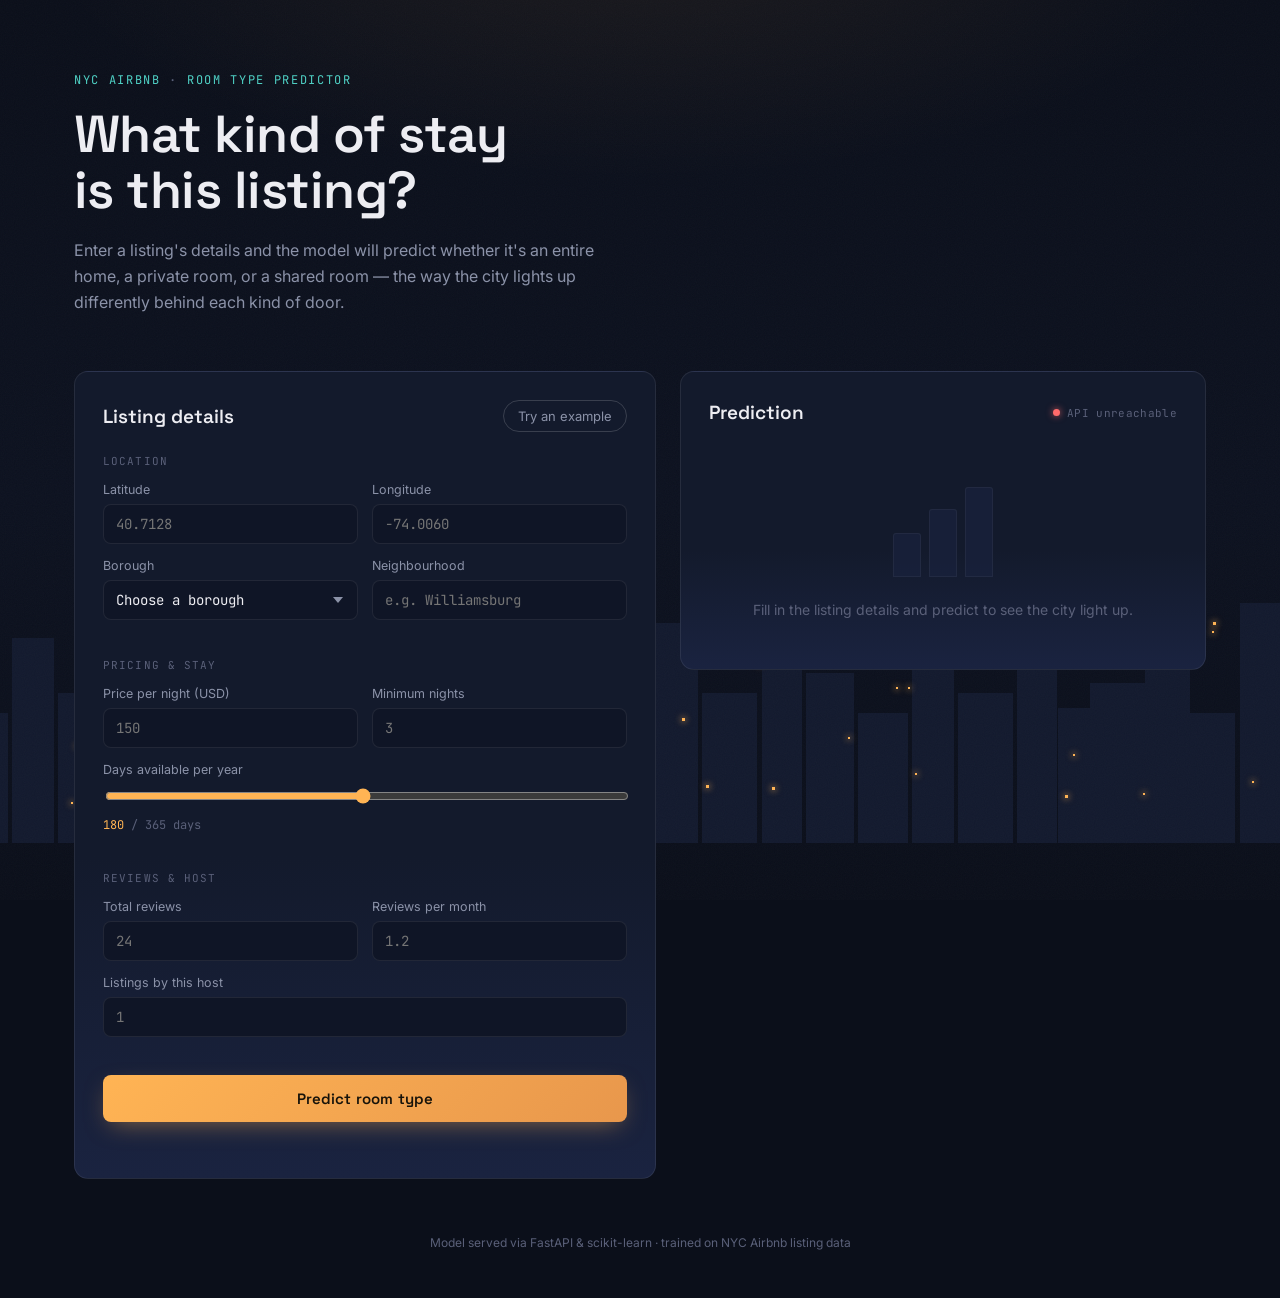
<file: Projects/NYC-Airbnb-Room-Type-Predictor/index.html>
<!DOCTYPE html>
<html lang="en">
<head>
<meta charset="UTF-8">
<meta name="viewport" content="width=device-width, initial-scale=1.0">
<title>Room Type Predictor · NYC Airbnb</title>
<link rel="preconnect" href="https://fonts.googleapis.com">
<link rel="preconnect" href="https://fonts.gstatic.com" crossorigin>
<link href="https://fonts.googleapis.com/css2?family=Space+Grotesk:wght@400;500;600;700&family=Inter:wght@400;500;600&family=JetBrains+Mono:wght@400;500;600&display=swap" rel="stylesheet">
<link rel="stylesheet" href="style.css">
</head>
<body>

<div class="skyline-bg" aria-hidden="true" id="skylineBg"></div>
<div class="grain" aria-hidden="true"></div>

<div class="page">

  <header class="hero">
    <p class="eyebrow">NYC Airbnb <span class="dot">·</span> Room Type Predictor</p>
    <h1 class="headline">What kind of stay<br>is this listing?</h1>
    <p class="subhead">Enter a listing's details and the model will predict whether it's an
      entire home, a private room, or a shared room — the way the city lights up differently
      behind each kind of door.</p>
  </header>

  <main class="grid">

    <!-- FORM PANEL -->
    <section class="panel form-panel" aria-labelledby="formTitle">
      <div class="panel-head">
        <h2 id="formTitle">Listing details</h2>
        <button type="button" class="ghost-btn" id="exampleBtn">Try an example</button>
      </div>

      <form id="predictForm" novalidate>

        <fieldset>
          <legend>Location</legend>

          <div class="field-row">
            <div class="field">
              <label for="latitude">Latitude</label>
              <input type="number" id="latitude" name="latitude" step="0.000001" min="-90" max="90" placeholder="40.7128" required>
            </div>
            <div class="field">
              <label for="longitude">Longitude</label>
              <input type="number" id="longitude" name="longitude" step="0.000001" min="-180" max="180" placeholder="-74.0060" required>
            </div>
          </div>

          <div class="field-row">
            <div class="field">
              <label for="neighbourhood_group">Borough</label>
              <select id="neighbourhood_group" name="neighbourhood_group" required>
                <option value="" disabled selected>Choose a borough</option>
                <option value="Manhattan">Manhattan</option>
                <option value="Brooklyn">Brooklyn</option>
                <option value="Queens">Queens</option>
                <option value="Bronx">Bronx</option>
                <option value="Staten Island">Staten Island</option>
              </select>
            </div>
            <div class="field">
              <label for="neighbourhood">Neighbourhood</label>
              <input type="text" id="neighbourhood" name="neighbourhood" placeholder="e.g. Williamsburg" required>
            </div>
          </div>
        </fieldset>

        <fieldset>
          <legend>Pricing &amp; stay</legend>
          <div class="field-row">
            <div class="field">
              <label for="price">Price per night (USD)</label>
              <input type="number" id="price" name="price" min="1" step="1" placeholder="150" required>
            </div>
            <div class="field">
              <label for="minimum_nights">Minimum nights</label>
              <input type="number" id="minimum_nights" name="minimum_nights" min="1" max="365" step="1" placeholder="3" required>
            </div>
          </div>
          <div class="field">
            <label for="availability_365">Days available per year</label>
            <input type="range" id="availability_365" name="availability_365" min="0" max="365" step="1" value="180" required>
            <div class="range-readout"><span id="availabilityValue">180</span> / 365 days</div>
          </div>
        </fieldset>

        <fieldset>
          <legend>Reviews &amp; host</legend>
          <div class="field-row">
            <div class="field">
              <label for="number_of_reviews">Total reviews</label>
              <input type="number" id="number_of_reviews" name="number_of_reviews" min="0" step="1" placeholder="24" required>
            </div>
            <div class="field">
              <label for="reviews_per_month">Reviews per month</label>
              <input type="number" id="reviews_per_month" name="reviews_per_month" min="0" step="0.01" placeholder="1.2" required>
            </div>
          </div>
          <div class="field">
            <label for="calculated_host_listings_count">Listings by this host</label>
            <input type="number" id="calculated_host_listings_count" name="calculated_host_listings_count" min="0" step="1" placeholder="1" required>
          </div>
        </fieldset>

        <button type="submit" class="predict-btn" id="predictBtn">
          <span class="btn-label">Predict room type</span>
          <span class="btn-spinner" aria-hidden="true"></span>
        </button>

        <p class="form-error" id="formError" role="alert"></p>
      </form>
    </section>

    <!-- RESULT PANEL -->
    <section class="panel result-panel" aria-labelledby="resultTitle" aria-live="polite">
      <div class="panel-head">
        <h2 id="resultTitle">Prediction</h2>
        <span class="api-status" id="apiStatus"><span class="status-dot"></span>checking API</span>
      </div>

      <div class="result-empty" id="resultEmpty">
        <div class="empty-buildings" aria-hidden="true">
          <div class="mini-building small"></div>
          <div class="mini-building medium"></div>
          <div class="mini-building large"></div>
        </div>
        <p>Fill in the listing details and predict to see the city light up.</p>
      </div>

      <div class="result-content" id="resultContent" hidden>

        <div class="predicted-label">
          <span class="predicted-eyebrow">Most likely</span>
          <span class="predicted-name" id="predictedName">—</span>
        </div>

        <div class="buildings-row" id="buildingsRow">
          <!-- built by JS: one building per class -->
        </div>

        <div class="prob-list" id="probList">
          <!-- built by JS -->
        </div>
      </div>
    </section>

  </main>

  <footer class="page-footer">
    <p>Model served via FastAPI &amp; scikit-learn <span class="dot">·</span> trained on NYC Airbnb listing data</p>
  </footer>
</div>

<script src="script.js"></script>
</body>
</html>
</file>
<file: Projects/NYC-Airbnb-Room-Type-Predictor/style.css>
/* ============================================================
   TOKENS
   ============================================================ */
:root {
  --bg-deep: #0B0F1A;
  --bg-panel: #131A2C;
  --bg-panel-raised: #1A2340;
  --bg-input: #0F1526;

  --amber: #FFB454;
  --amber-soft: #7A5424;
  --amber-glow: rgba(255, 180, 84, 0.55);

  --teal: #4FD1C5;
  --teal-glow: rgba(79, 209, 197, 0.4);

  --rose: #FF6B6B;

  --text-primary: #EDEDF2;
  --text-muted: #8B92A8;
  --text-faint: #5A6079;

  --border: rgba(255, 255, 255, 0.08);
  --border-strong: rgba(255, 255, 255, 0.16);

  --font-display: 'Space Grotesk', sans-serif;
  --font-body: 'Inter', sans-serif;
  --font-mono: 'JetBrains Mono', monospace;

  --radius: 14px;
  --radius-sm: 8px;

  color-scheme: dark;
}

@media (prefers-reduced-motion: reduce) {
  *, *::before, *::after {
    animation-duration: 0.001ms !important;
    animation-iteration-count: 1 !important;
    transition-duration: 0.001ms !important;
  }
}

/* ============================================================
   RESET / BASE
   ============================================================ */
* { box-sizing: border-box; }

html, body {
  margin: 0;
  padding: 0;
  background: var(--bg-deep);
  color: var(--text-primary);
  font-family: var(--font-body);
  min-height: 100%;
}

body {
  position: relative;
  overflow-x: hidden;
}

h1, h2 {
  font-family: var(--font-display);
  margin: 0;
}

p { margin: 0; }

button {
  font-family: var(--font-body);
  cursor: pointer;
}

input, select {
  font-family: var(--font-mono);
}

:focus-visible {
  outline: 2px solid var(--teal);
  outline-offset: 2px;
}

/* ============================================================
   AMBIENT SKYLINE BACKGROUND
   ============================================================ */
.skyline-bg {
  position: fixed;
  inset: 0;
  z-index: 0;
  pointer-events: none;
  background:
    radial-gradient(ellipse 80% 50% at 50% -10%, rgba(255, 180, 84, 0.08), transparent 60%),
    linear-gradient(180deg, #0B0F1A 0%, #0D1220 55%, #0B0F1A 100%);
  overflow: hidden;
}

.skyline-bg::before {
  content: "";
  position: absolute;
  bottom: 0;
  left: 0;
  right: 0;
  height: 46vh;
  min-height: 260px;
  background-image: url("data:image/svg+xml,%3Csvg xmlns='http://www.w3.org/2000/svg' width='900' height='300' viewBox='0 0 900 300'%3E%3Cg fill='%23141B30'%3E%3Crect x='0' y='140' width='60' height='160'/%3E%3Crect x='55' y='100' width='45' height='200'/%3E%3Crect x='95' y='170' width='50' height='130'/%3E%3Crect x='150' y='60' width='40' height='240'/%3E%3Crect x='195' y='120' width='55' height='180'/%3E%3Crect x='255' y='150' width='45' height='150'/%3E%3Crect x='305' y='40' width='38' height='260'/%3E%3Crect x='348' y='110' width='60' height='190'/%3E%3Crect x='412' y='170' width='42' height='130'/%3E%3Crect x='458' y='80' width='50' height='220'/%3E%3Crect x='512' y='150' width='55' height='150'/%3E%3Crect x='572' y='55' width='40' height='245'/%3E%3Crect x='616' y='130' width='48' height='170'/%3E%3Crect x='668' y='170' width='50' height='130'/%3E%3Crect x='722' y='95' width='42' height='205'/%3E%3Crect x='768' y='150' width='55' height='150'/%3E%3Crect x='827' y='115' width='40' height='185'/%3E%3Crect x='868' y='165' width='32' height='135'/%3E%3C/g%3E%3C/svg%3E");
  background-repeat: repeat-x;
  background-position: bottom;
  background-size: 900px 100%;
  opacity: 0.9;
}

.grain {
  position: fixed;
  inset: 0;
  z-index: 1;
  pointer-events: none;
  opacity: 0.03;
  background-image: url("data:image/svg+xml,%3Csvg xmlns='http://www.w3.org/2000/svg' width='120' height='120'%3E%3Cfilter id='n'%3E%3CfeTurbulence type='fractalNoise' baseFrequency='0.9' numOctaves='2' stitchTiles='stitch'/%3E%3C/filter%3E%3Crect width='100%25' height='100%25' filter='url(%23n)'/%3E%3C/svg%3E");
}

.window-light {
  position: absolute;
  background: var(--amber);
  box-shadow: 0 0 6px 1px var(--amber-glow);
  animation: twinkle 4.5s ease-in-out infinite;
}

@keyframes twinkle {
  0%, 100% { opacity: 0.15; }
  50% { opacity: 0.9; }
}

/* ============================================================
   LAYOUT
   ============================================================ */
.page {
  position: relative;
  z-index: 2;
  max-width: 1180px;
  margin: 0 auto;
  padding: 72px 24px 48px;
}

.hero {
  max-width: 640px;
  margin-bottom: 56px;
  animation: rise 0.8s cubic-bezier(0.16, 1, 0.3, 1) both;
}

@keyframes rise {
  from { opacity: 0; transform: translateY(18px); }
  to { opacity: 1; transform: translateY(0); }
}

.eyebrow {
  font-family: var(--font-mono);
  font-size: 12px;
  letter-spacing: 0.14em;
  text-transform: uppercase;
  color: var(--teal);
  margin-bottom: 18px;
}

.dot { color: var(--text-faint); }

.headline {
  font-size: clamp(34px, 5vw, 52px);
  line-height: 1.08;
  font-weight: 600;
  letter-spacing: -0.01em;
  color: var(--text-primary);
  margin-bottom: 20px;
}

.subhead {
  font-size: 16px;
  line-height: 1.6;
  color: var(--text-muted);
  max-width: 520px;
}

.grid {
  display: grid;
  grid-template-columns: minmax(0, 1.05fr) minmax(0, 0.95fr);
  gap: 24px;
  align-items: start;
}

@media (max-width: 900px) {
  .grid { grid-template-columns: 1fr; }
}

/* ============================================================
   PANELS
   ============================================================ */
.panel {
  background: linear-gradient(180deg, var(--bg-panel), var(--bg-panel) 60%, var(--bg-panel-raised));
  border: 1px solid var(--border);
  border-radius: var(--radius);
  padding: 28px;
  backdrop-filter: blur(6px);
  animation: rise 0.8s cubic-bezier(0.16, 1, 0.3, 1) both;
  animation-delay: 0.12s;
}

.result-panel { animation-delay: 0.22s; }

.panel-head {
  display: flex;
  align-items: center;
  justify-content: space-between;
  margin-bottom: 22px;
  gap: 12px;
}

.panel-head h2 {
  font-size: 19px;
  font-weight: 600;
}

.ghost-btn {
  background: transparent;
  border: 1px solid var(--border-strong);
  color: var(--text-muted);
  font-size: 13px;
  padding: 7px 14px;
  border-radius: 999px;
  transition: border-color 0.2s ease, color 0.2s ease, background 0.2s ease;
}

.ghost-btn:hover {
  border-color: var(--teal);
  color: var(--teal);
  background: rgba(79, 209, 197, 0.06);
}

.api-status {
  display: inline-flex;
  align-items: center;
  gap: 7px;
  font-family: var(--font-mono);
  font-size: 11px;
  color: var(--text-faint);
  letter-spacing: 0.03em;
  white-space: nowrap;
}

.status-dot {
  width: 7px;
  height: 7px;
  border-radius: 50%;
  background: var(--text-faint);
  transition: background 0.3s ease, box-shadow 0.3s ease;
}

.api-status.online .status-dot {
  background: var(--teal);
  box-shadow: 0 0 6px 1px var(--teal-glow);
}

.api-status.offline .status-dot {
  background: var(--rose);
  box-shadow: 0 0 6px 1px rgba(255, 107, 107, 0.5);
}

/* ============================================================
   FORM
   ============================================================ */
fieldset {
  border: none;
  padding: 0;
  margin: 0 0 24px;
}

legend {
  font-family: var(--font-mono);
  font-size: 11px;
  letter-spacing: 0.1em;
  text-transform: uppercase;
  color: var(--text-faint);
  padding: 0 0 14px;
}

.field-row {
  display: grid;
  grid-template-columns: 1fr 1fr;
  gap: 14px;
}

@media (max-width: 520px) {
  .field-row { grid-template-columns: 1fr; }
}

.field {
  margin-bottom: 14px;
  display: flex;
  flex-direction: column;
  gap: 7px;
}

label {
  font-size: 12.5px;
  color: var(--text-muted);
  font-family: var(--font-body);
}

input[type="number"],
input[type="text"],
select {
  background: var(--bg-input);
  border: 1px solid var(--border);
  border-radius: var(--radius-sm);
  color: var(--text-primary);
  padding: 10px 12px;
  font-size: 14px;
  width: 100%;
  transition: border-color 0.2s ease, box-shadow 0.2s ease;
}

input[type="number"]:hover,
input[type="text"]:hover,
select:hover {
  border-color: var(--border-strong);
}

input[type="number"]:focus,
input[type="text"]:focus,
select:focus {
  border-color: var(--teal);
  box-shadow: 0 0 0 3px rgba(79, 209, 197, 0.12);
  outline: none;
}

select {
  appearance: none;
  background-image: url("data:image/svg+xml,%3Csvg xmlns='http://www.w3.org/2000/svg' width='10' height='6'%3E%3Cpath d='M0 0l5 6 5-6z' fill='%238B92A8'/%3E%3C/svg%3E");
  background-repeat: no-repeat;
  background-position: right 14px center;
  padding-right: 32px;
}

select option { background: var(--bg-panel); color: var(--text-primary); }

input[type="range"] {
  width: 100%;
  accent-color: var(--amber);
  margin-top: 4px;
}

.range-readout {
  font-family: var(--font-mono);
  font-size: 12px;
  color: var(--text-faint);
  margin-top: 4px;
}

#availabilityValue { color: var(--amber); }

.predict-btn {
  position: relative;
  width: 100%;
  background: linear-gradient(135deg, var(--amber), #E8974C);
  color: #17130A;
  border: none;
  border-radius: var(--radius-sm);
  padding: 14px 20px;
  font-family: var(--font-display);
  font-size: 15px;
  font-weight: 600;
  letter-spacing: 0.01em;
  display: flex;
  align-items: center;
  justify-content: center;
  gap: 10px;
  transition: transform 0.15s ease, box-shadow 0.2s ease, opacity 0.2s ease;
  box-shadow: 0 8px 24px -8px rgba(255, 180, 84, 0.5);
  margin-top: 4px;
}

.predict-btn:hover { transform: translateY(-1px); box-shadow: 0 10px 28px -6px rgba(255, 180, 84, 0.6); }
.predict-btn:active { transform: translateY(0); }

.predict-btn:disabled {
  opacity: 0.7;
  cursor: progress;
  transform: none;
}

.btn-spinner {
  width: 15px;
  height: 15px;
  border-radius: 50%;
  border: 2px solid rgba(23, 19, 10, 0.35);
  border-top-color: #17130A;
  display: none;
  animation: spin 0.7s linear infinite;
}

.predict-btn.loading .btn-spinner { display: inline-block; }
.predict-btn.loading .btn-label { opacity: 0.75; }

@keyframes spin {
  to { transform: rotate(360deg); }
}

.form-error {
  color: var(--rose);
  font-size: 13px;
  margin-top: 12px;
  min-height: 16px;
  line-height: 1.5;
}

/* ============================================================
   RESULT PANEL
   ============================================================ */
.result-empty {
  display: flex;
  flex-direction: column;
  align-items: center;
  text-align: center;
  gap: 22px;
  padding: 40px 12px 20px;
  color: var(--text-faint);
  font-size: 14px;
  line-height: 1.6;
}

.empty-buildings {
  display: flex;
  align-items: flex-end;
  gap: 8px;
  height: 90px;
}

.mini-building {
  width: 28px;
  background: var(--bg-panel-raised);
  border: 1px solid var(--border);
  border-radius: 3px 3px 0 0;
  opacity: 0.6;
}

.mini-building.small { height: 44px; }
.mini-building.medium { height: 68px; }
.mini-building.large { height: 90px; }

.result-content {
  animation: rise 0.6s cubic-bezier(0.16, 1, 0.3, 1) both;
}

.predicted-label {
  display: flex;
  flex-direction: column;
  gap: 6px;
  margin-bottom: 28px;
}

.predicted-eyebrow {
  font-family: var(--font-mono);
  font-size: 11px;
  letter-spacing: 0.1em;
  text-transform: uppercase;
  color: var(--text-faint);
}

.predicted-name {
  font-family: var(--font-display);
  font-size: 30px;
  font-weight: 600;
  color: var(--amber);
  transition: color 0.3s ease;
}

.buildings-row {
  display: flex;
  align-items: flex-end;
  justify-content: center;
  gap: 22px;
  height: 150px;
  margin-bottom: 28px;
  padding: 0 8px;
  border-bottom: 1px solid var(--border);
}

.building {
  --h: 40%;
  position: relative;
  width: 56px;
  height: var(--h);
  background: linear-gradient(180deg, #1C2440, #141A30);
  border: 1px solid var(--border-strong);
  border-radius: 4px 4px 0 0;
  transition: height 0.9s cubic-bezier(0.16, 1, 0.3, 1);
  display: grid;
  grid-template-columns: repeat(2, 1fr);
  grid-auto-rows: 10px;
  gap: 4px;
  padding: 6px;
  align-content: start;
}

.building .win {
  background: rgba(255, 255, 255, 0.06);
  border-radius: 1px;
  transition: background 0.4s ease, box-shadow 0.4s ease;
}

.building.lit .win {
  background: var(--amber);
  box-shadow: 0 0 5px 0 var(--amber-glow);
}

.building-caption {
  position: absolute;
  bottom: -26px;
  left: 0;
  right: 0;
  text-align: center;
  font-family: var(--font-mono);
  font-size: 10.5px;
  color: var(--text-faint);
  white-space: nowrap;
}

.building-col {
  position: relative;
  display: flex;
  flex-direction: column;
  align-items: center;
  justify-content: flex-end;
  height: 100%;
}

.prob-list {
  display: flex;
  flex-direction: column;
  gap: 14px;
}

.prob-row {
  display: grid;
  grid-template-columns: 1fr auto;
  gap: 10px;
  align-items: center;
  font-size: 13.5px;
}

.prob-row .name { color: var(--text-muted); }

.prob-row .value {
  font-family: var(--font-mono);
  color: var(--text-primary);
  min-width: 52px;
  text-align: right;
}

.prob-track {
  grid-column: 1 / -1;
  height: 6px;
  border-radius: 999px;
  background: var(--bg-input);
  overflow: hidden;
}

.prob-fill {
  height: 100%;
  width: 0%;
  border-radius: 999px;
  background: linear-gradient(90deg, var(--teal), var(--amber));
  transition: width 1s cubic-bezier(0.16, 1, 0.3, 1);
}

.prob-row.top .name,
.prob-row.top .value { color: var(--amber); }

/* ============================================================
   FOOTER
   ============================================================ */
.page-footer {
  margin-top: 56px;
  text-align: center;
  font-size: 12px;
  color: var(--text-faint);
}
</file>
